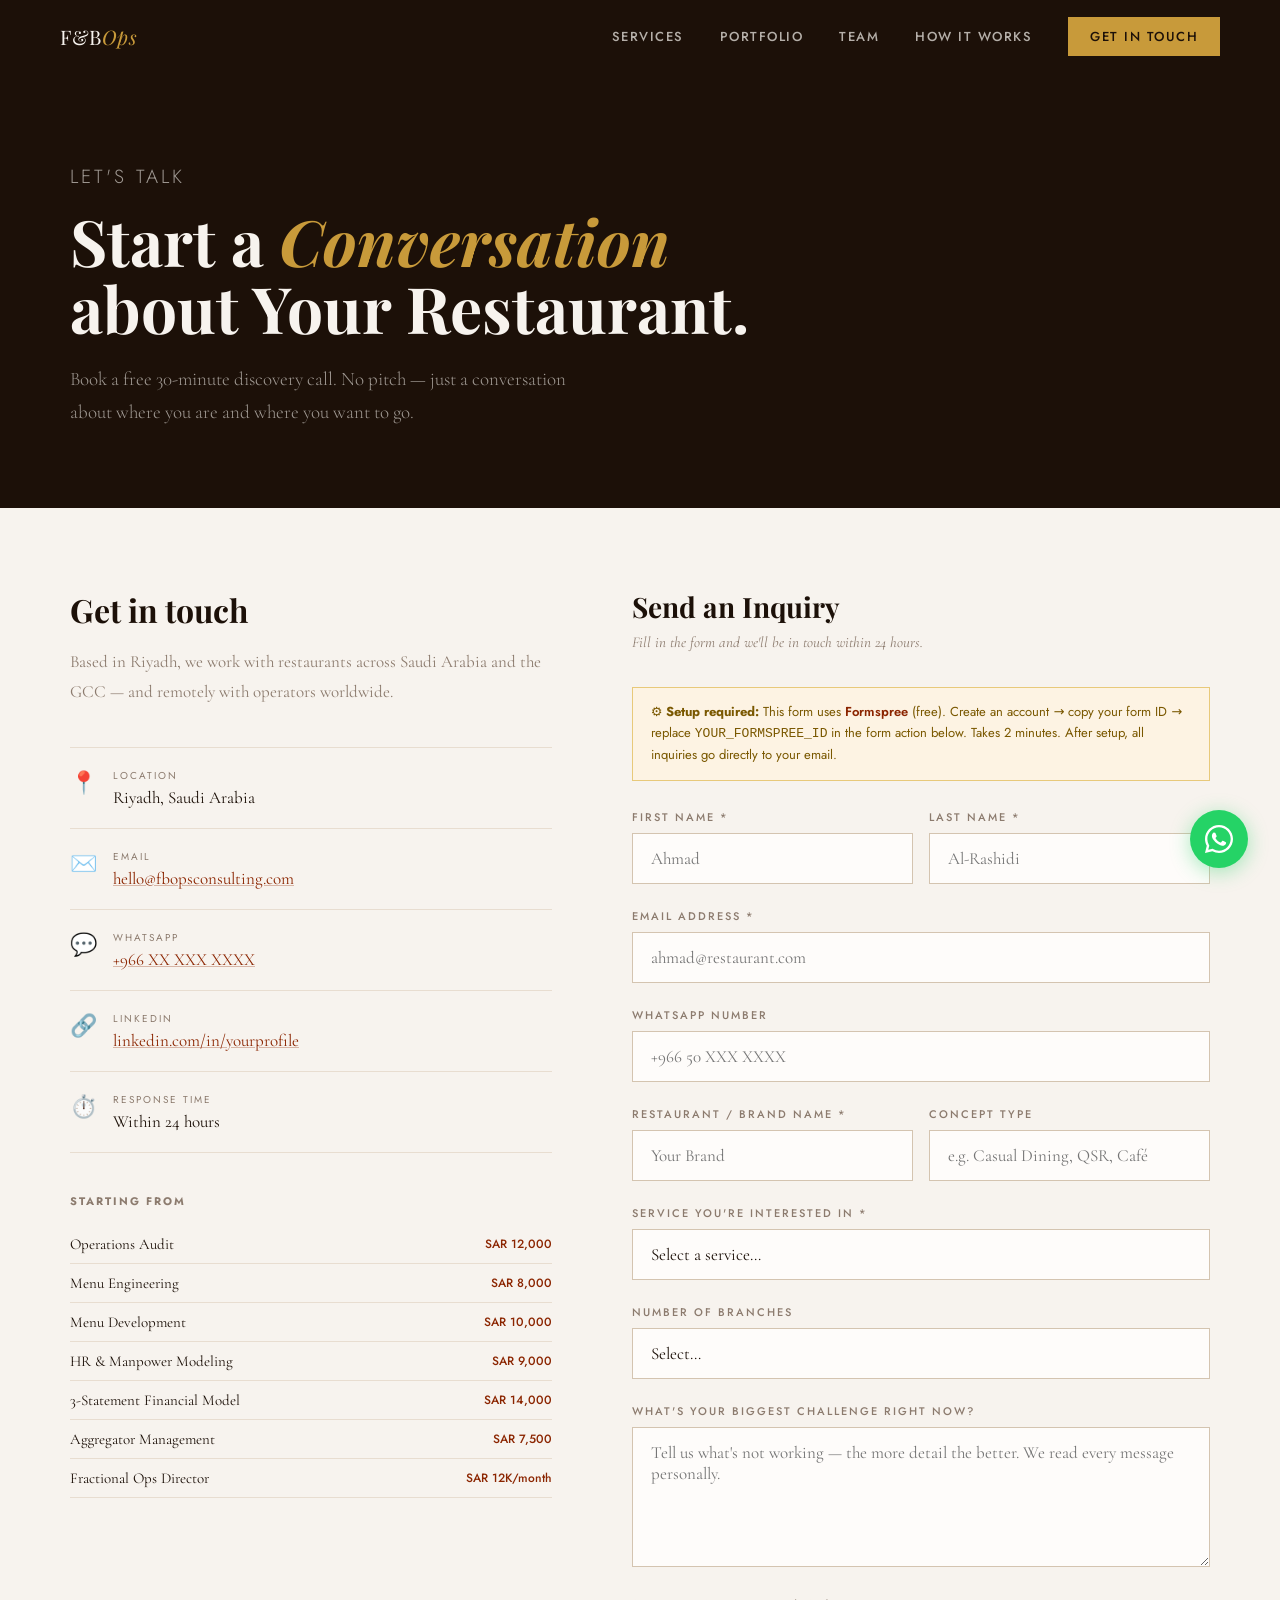
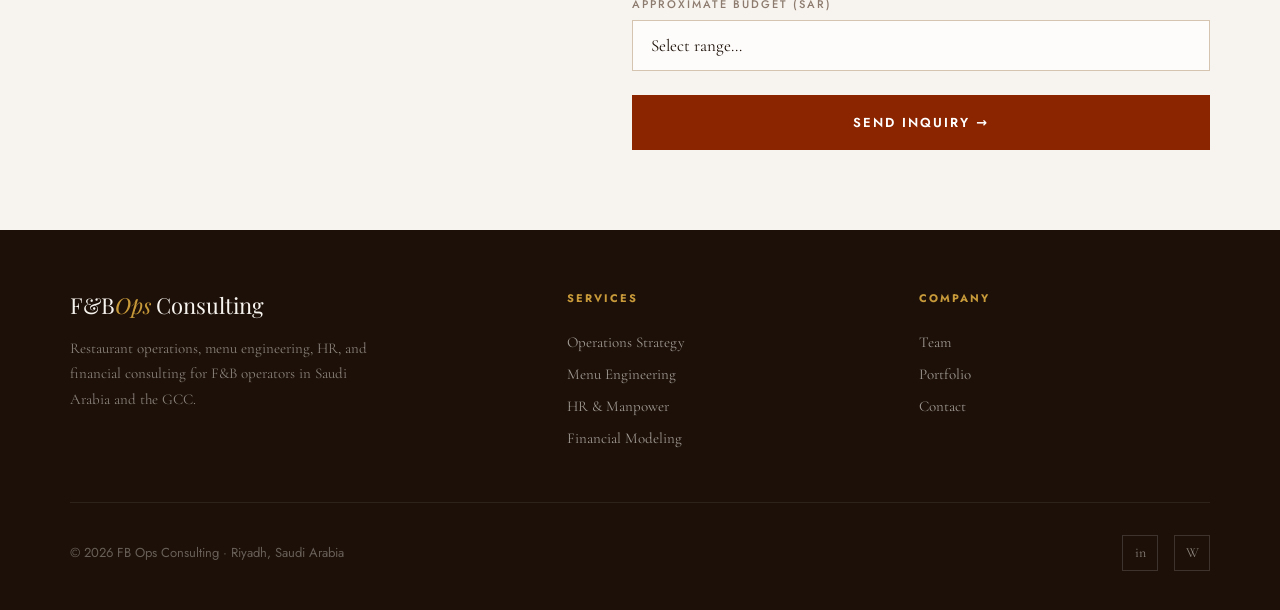
<file: contact.html>
<!DOCTYPE html>
<html lang="en">
<head>
  <meta charset="UTF-8">
  <meta name="viewport" content="width=device-width, initial-scale=1.0">
  <title>Contact — FB Ops Consulting</title>
  <meta name="description" content="Book a free discovery call or send an inquiry. F&B Operations Consulting based in Riyadh, Saudi Arabia.">
  <link rel="stylesheet" href="assets/css/style.css">
  <link rel="icon" href="data:image/svg+xml,<svg xmlns='http://www.w3.org/2000/svg' viewBox='0 0 100 100'><text y='.9em' font-size='90'>🍽️</text></svg>">
  <style>
    .contact-hero {
      background: var(--espresso);
      padding: 160px 70px 80px;
    }
    .contact-hero h1 {
      font-family: var(--ff-display);
      font-size: clamp(40px, 5vw, 64px);
      color: var(--cream);
      line-height: 1.05;
      margin-bottom: 20px;
    }
    .contact-hero h1 em { color:var(--gold); font-style:italic; }
    .contact-hero p {
      font-size: 19px;
      color: rgba(247,243,238,0.6);
      max-width: 500px;
      line-height: 1.75;
      font-weight: 300;
    }

    .contact-main { padding: 80px 70px; }
    .contact-grid { display:grid; grid-template-columns:1fr 1.2fr; gap:80px; align-items:start; }

    /* Left panel */
    .contact-panel h2 { font-family:var(--ff-display); font-size:32px; margin-bottom:16px; }
    .contact-panel > p { font-size:17px; color:var(--warm); line-height:1.75; margin-bottom:40px; }

    .cd-row { display:flex; gap:16px; align-items:flex-start; padding:20px 0; border-bottom:1px solid var(--sand); }
    .cd-row:first-of-type { border-top:1px solid var(--sand); }
    .cd-ico { font-size:22px; flex-shrink:0; margin-top:2px; }
    .cd-lbl { font-family:var(--ff-ui); font-size:10px; letter-spacing:2px; text-transform:uppercase; color:var(--warm); margin-bottom:4px; }
    .cd-val { font-size:17px; color:var(--espresso); }
    .cd-val a { color:var(--rust); text-decoration:underline; text-decoration-color:rgba(139,37,0,0.3); transition:color 0.2s; }
    .cd-val a:hover { color:var(--rust-lt); }

    .services-quick { margin-top:40px; }
    .services-quick h3 { font-family:var(--ff-ui); font-size:11px; letter-spacing:2px; text-transform:uppercase; color:var(--warm); margin-bottom:16px; }
    .svc-quick-list { display:flex; flex-direction:column; gap:0; }
    .svc-quick-item { padding:10px 0; border-bottom:1px solid var(--sand); display:flex; justify-content:space-between; align-items:center; font-size:15px; color:var(--espresso); }
    .svc-quick-item span { font-family:var(--ff-ui); font-size:12px; color:var(--rust); font-weight:500; }

    /* Form panel */
    .form-panel { }
    .form-panel h2 { font-family:var(--ff-display); font-size:28px; margin-bottom:8px; }
    .form-panel > .form-sub { font-size:15px; color:var(--warm); margin-bottom:36px; font-style:italic; }

    /* Formspree note */
    .formspree-note {
      background: #FDF3E3;
      border:1px solid #E8C97A;
      padding:14px 18px;
      margin-bottom:28px;
      font-family:var(--ff-ui);
      font-size:13px;
      color:#7A5800;
      line-height:1.6;
    }
    .formspree-note a { color:var(--rust); font-weight:600; }

    @media (max-width:900px) {
      .contact-hero { padding:120px 24px 60px; }
      .contact-main { padding:56px 24px; }
      .contact-grid { grid-template-columns:1fr; gap:48px; }
    }
  </style>
</head>
<body>

<!-- NAV -->
<nav class="site-nav scrolled">
  <a href="index.html" class="nav-logo">F&B<span>Ops</span></a>
  <div class="nav-links">
    <a href="index.html#services">Services</a>
    <a href="portfolio.html">Portfolio</a>
    <a href="index.html#team">Team</a>
    <a href="index.html#process">How It Works</a>
    <a href="contact.html" class="nav-cta active">Get in Touch</a>
  </div>
  <div class="nav-burger" id="burger">
    <span></span><span></span><span></span>
  </div>
</nav>
<div class="mobile-menu" id="mobile-menu">
  <span class="mobile-close" id="mobile-close" style="position:absolute;top:32px;right:32px;font-size:32px;color:white;cursor:pointer;">✕</span>
  <a href="index.html">Home</a>
  <a href="index.html#services">Services</a>
  <a href="portfolio.html">Portfolio</a>
  <a href="contact.html" style="color:#C89A3A;">Contact →</a>
</div>

<!-- HERO -->
<div class="contact-hero">
  <p class="eyebrow reveal">Let's Talk</p>
  <h1 class="reveal">Start a <em>Conversation</em><br>about Your Restaurant.</h1>
  <p class="reveal">Book a free 30-minute discovery call. No pitch — just a conversation about where you are and where you want to go.</p>
</div>

<!-- MAIN -->
<div class="contact-main">
  <div class="contact-grid">

    <!-- LEFT: Info -->
    <div class="contact-panel reveal">
      <h2>Get in touch</h2>
      <p>Based in Riyadh, we work with restaurants across Saudi Arabia and the GCC — and remotely with operators worldwide.</p>

      <div class="cd-row">
        <div class="cd-ico">📍</div>
        <div>
          <div class="cd-lbl">Location</div>
          <div class="cd-val">Riyadh, Saudi Arabia</div>
        </div>
      </div>
      <div class="cd-row">
        <div class="cd-ico">✉️</div>
        <div>
          <div class="cd-lbl">Email</div>
          <!-- Replace with your real email -->
          <div class="cd-val"><a href="mailto:hello@fbopsconsulting.com">hello@fbopsconsulting.com</a></div>
        </div>
      </div>
      <div class="cd-row">
        <div class="cd-ico">💬</div>
        <div>
          <div class="cd-lbl">WhatsApp</div>
          <!-- Replace with your real WhatsApp number -->
          <div class="cd-val"><a href="https://wa.me/966XXXXXXXXX" target="_blank">+966 XX XXX XXXX</a></div>
        </div>
      </div>
      <div class="cd-row">
        <div class="cd-ico">🔗</div>
        <div>
          <div class="cd-lbl">LinkedIn</div>
          <!-- Replace with your LinkedIn URL -->
          <div class="cd-val"><a href="https://linkedin.com/in/yourprofile" target="_blank">linkedin.com/in/yourprofile</a></div>
        </div>
      </div>
      <div class="cd-row">
        <div class="cd-ico">⏱️</div>
        <div>
          <div class="cd-lbl">Response Time</div>
          <div class="cd-val">Within 24 hours</div>
        </div>
      </div>

      <div class="services-quick">
        <h3>Starting from</h3>
        <div class="svc-quick-list">
          <div class="svc-quick-item">Operations Audit <span>SAR 12,000</span></div>
          <div class="svc-quick-item">Menu Engineering <span>SAR 8,000</span></div>
          <div class="svc-quick-item">Menu Development <span>SAR 10,000</span></div>
          <div class="svc-quick-item">HR &amp; Manpower Modeling <span>SAR 9,000</span></div>
          <div class="svc-quick-item">3-Statement Financial Model <span>SAR 14,000</span></div>
          <div class="svc-quick-item">Aggregator Management <span>SAR 7,500</span></div>
          <div class="svc-quick-item">Fractional Ops Director <span>SAR 12K/month</span></div>
        </div>
      </div>
    </div>

    <!-- RIGHT: Form -->
    <div class="form-panel reveal reveal-delay-2">
      <h2>Send an Inquiry</h2>
      <p class="form-sub">Fill in the form and we'll be in touch within 24 hours.</p>

      <!--
        ════════════════════════════════════════════
        FORMSPREE SETUP (takes 2 minutes):
        1. Go to https://formspree.io and create a free account
        2. Create a new form — it gives you a form endpoint like:
           https://formspree.io/f/abcdefgh
        3. Replace "YOUR_FORMSPREE_ID" below with that ID (just the ID, e.g. "abcdefgh")
        4. Done — all submissions go straight to your email
        ════════════════════════════════════════════
      -->
      <div class="formspree-note">
        ⚙️ <strong>Setup required:</strong> This form uses <a href="https://formspree.io" target="_blank">Formspree</a> (free).
        Create an account → copy your form ID → replace <code>YOUR_FORMSPREE_ID</code> in the form action below.
        Takes 2 minutes. After setup, all inquiries go directly to your email.
      </div>

      <form id="inquiry-form" action="https://formspree.io/f/YOUR_FORMSPREE_ID" method="POST">

        <div class="form-grid">
          <div class="form-group">
            <label for="fname">First Name *</label>
            <input type="text" id="fname" name="first_name" required placeholder="Ahmad">
          </div>
          <div class="form-group">
            <label for="lname">Last Name *</label>
            <input type="text" id="lname" name="last_name" required placeholder="Al-Rashidi">
          </div>
        </div>

        <div class="form-group">
          <label for="email">Email Address *</label>
          <input type="email" id="email" name="email" required placeholder="ahmad@restaurant.com">
        </div>

        <div class="form-group">
          <label for="whatsapp">WhatsApp Number</label>
          <input type="tel" id="whatsapp" name="whatsapp" placeholder="+966 50 XXX XXXX">
        </div>

        <div class="form-grid">
          <div class="form-group">
            <label for="brand">Restaurant / Brand Name *</label>
            <input type="text" id="brand" name="brand" required placeholder="Your Brand">
          </div>
          <div class="form-group">
            <label for="concept">Concept Type</label>
            <input type="text" id="concept" name="concept" placeholder="e.g. Casual Dining, QSR, Café">
          </div>
        </div>

        <div class="form-group">
          <label for="service">Service You're Interested In *</label>
          <select id="service" name="service" required>
            <option value="" disabled selected>Select a service…</option>
            <option>Restaurant Operations Strategy</option>
            <option>Menu Engineering</option>
            <option>Concept Menu Development (Cheese / Italian / Breads)</option>
            <option>HR Hiring &amp; Manpower Modeling</option>
            <option>3-Statement Financial Modeling</option>
            <option>Aggregator &amp; Platform Management</option>
            <option>Supplier Sourcing &amp; Procurement</option>
            <option>Financial Management Training for Managers</option>
            <option>Full Ops Transformation (Multiple Services)</option>
            <option>Fractional Ops Director (Monthly Retainer)</option>
            <option>Not Sure Yet — Let's Talk</option>
          </select>
        </div>

        <div class="form-group">
          <label for="branches">Number of Branches</label>
          <select id="branches" name="branches">
            <option value="" disabled selected>Select…</option>
            <option>1 branch (just getting started)</option>
            <option>2–3 branches</option>
            <option>4–10 branches</option>
            <option>10+ branches</option>
          </select>
        </div>

        <div class="form-group">
          <label for="challenge">What's Your Biggest Challenge Right Now?</label>
          <textarea id="challenge" name="challenge" placeholder="Tell us what's not working — the more detail the better. We read every message personally."></textarea>
        </div>

        <div class="form-group">
          <label for="budget">Approximate Budget (SAR)</label>
          <select id="budget" name="budget">
            <option value="" disabled selected>Select range…</option>
            <option>Below SAR 10,000</option>
            <option>SAR 10,000 – 25,000</option>
            <option>SAR 25,000 – 50,000</option>
            <option>Above SAR 50,000</option>
            <option>Open / Let's discuss</option>
          </select>
        </div>

        <!-- Honeypot spam field — leave blank -->
        <input type="text" name="_gotcha" style="display:none">
        <input type="hidden" name="_subject" value="New Inquiry — FB Ops Consulting Website">

        <button type="submit" class="form-submit">Send Inquiry →</button>
      </form>

      <div id="form-success" class="form-success">
        <div style="font-size:48px;margin-bottom:16px;">✅</div>
        <h3>Message received.</h3>
        <p>We'll be in touch within 24 hours. In the meantime, feel free to reach out on WhatsApp for a faster response.</p>
        <br>
        <a href="https://wa.me/966XXXXXXXXX" target="_blank" class="btn-primary" style="display:inline-block;margin-top:8px;">Open WhatsApp →</a>
      </div>
    </div>

  </div>
</div>

<!-- FOOTER -->
<footer class="site-footer">
  <div class="footer-top">
    <div class="footer-brand">
      <div class="footer-logo">F&B<span>Ops</span> Consulting</div>
      <p>Restaurant operations, menu engineering, HR, and financial consulting for F&amp;B operators in Saudi Arabia and the GCC.</p>
    </div>
    <div class="footer-col">
      <h4>Services</h4>
      <ul>
        <li><a href="index.html#services">Operations Strategy</a></li>
        <li><a href="index.html#services">Menu Engineering</a></li>
        <li><a href="index.html#services">HR &amp; Manpower</a></li>
        <li><a href="index.html#services">Financial Modeling</a></li>
      </ul>
    </div>
    <div class="footer-col">
      <h4>Company</h4>
      <ul>
        <li><a href="index.html#team">Team</a></li>
        <li><a href="portfolio.html">Portfolio</a></li>
        <li><a href="contact.html">Contact</a></li>
      </ul>
    </div>
  </div>
  <div class="footer-bottom">
    <p class="footer-copy">© 2026 FB Ops Consulting · Riyadh, Saudi Arabia</p>
    <div class="footer-socials">
      <a href="#" title="LinkedIn">in</a>
      <a href="#" title="WhatsApp">W</a>
    </div>
  </div>
</footer>

<!-- WhatsApp Float -->
<a class="whatsapp-btn" href="https://wa.me/966XXXXXXXXX" target="_blank" rel="noopener">
  <div class="whatsapp-tooltip">Chat on WhatsApp</div>
  <svg viewBox="0 0 32 32" xmlns="http://www.w3.org/2000/svg"><path d="M16 0C7.163 0 0 7.163 0 16c0 2.833.737 5.494 2.03 7.8L0 32l8.418-2.009A15.93 15.93 0 0016 32c8.837 0 16-7.163 16-16S24.837 0 16 0zm0 29.333a13.28 13.28 0 01-6.776-1.853l-.485-.29-5.004 1.194 1.23-4.878-.318-.502A13.28 13.28 0 012.667 16C2.667 8.636 8.636 2.667 16 2.667S29.333 8.636 29.333 16 23.364 29.333 16 29.333zm7.268-9.922c-.398-.199-2.358-1.163-2.724-1.295-.366-.133-.633-.199-.9.199-.266.398-1.031 1.295-1.264 1.562-.232.266-.465.299-.863.1-.398-.2-1.681-.619-3.203-1.974-1.183-1.055-1.982-2.359-2.214-2.757-.232-.398-.025-.614.175-.812.18-.179.398-.465.598-.697.199-.232.265-.398.398-.664.133-.266.066-.499-.033-.697-.1-.199-.9-2.166-1.232-2.963-.325-.78-.655-.674-.9-.686l-.763-.013c-.266 0-.697.1-1.063.499-.366.398-1.396 1.363-1.396 3.325s1.43 3.858 1.629 4.124c.2.265 2.815 4.295 6.823 6.026.954.412 1.697.658 2.278.842.957.304 1.828.261 2.516.158.767-.114 2.358-.964 2.69-1.896.333-.931.333-1.729.233-1.896-.1-.166-.366-.265-.765-.465z"/></svg>
</a>

<script src="assets/js/main.js"></script>
</body>
</html>
</file>
<file: assets/css/style.css>
/* ════════════════════════════════════════════
   FB OPS CONSULTING — SITE STYLESHEET
   ════════════════════════════════════════════ */

@import url('https://fonts.googleapis.com/css2?family=Cormorant+Garamond:ital,wght@0,300;0,400;0,600;1,300;1,400&family=Playfair+Display:ital,wght@0,700;0,900;1,400&family=Jost:wght@300;400;500;600&display=swap');

/* ── TOKENS ── */
:root {
  --espresso:  #1C1008;
  --rust:      #8B2500;
  --rust-lt:   #B84A1E;
  --gold:      #C89A3A;
  --gold-lt:   #E0B85A;
  --cream:     #F7F3EE;
  --sand:      #E8DDD0;
  --sand-dk:   #D4C4B0;
  --warm:      #8C7B6E;
  --white:     #FEFCFA;
  --ff-display:'Playfair Display', Georgia, serif;
  --ff-body:   'Cormorant Garamond', Georgia, serif;
  --ff-ui:     'Jost', system-ui, sans-serif;
  --ease:      cubic-bezier(0.16, 1, 0.3, 1);
}

/* ── RESET ── */
*, *::before, *::after { margin:0; padding:0; box-sizing:border-box; }
html { scroll-behavior:smooth; font-size:16px; }
body {
  font-family: var(--ff-body);
  background: var(--cream);
  color: var(--espresso);
  overflow-x: hidden;
  -webkit-font-smoothing: antialiased;
}
img { display:block; width:100%; height:100%; object-fit:cover; }
a { text-decoration:none; color:inherit; }
ul { list-style:none; }
button { cursor:pointer; font-family:var(--ff-ui); border:none; background:none; }

/* ── SCROLL REVEAL ── */
.reveal {
  opacity: 0;
  transform: translateY(32px);
  transition: opacity 0.8s var(--ease), transform 0.8s var(--ease);
}
.reveal.visible {
  opacity: 1;
  transform: translateY(0);
}
.reveal-delay-1 { transition-delay: 0.1s; }
.reveal-delay-2 { transition-delay: 0.2s; }
.reveal-delay-3 { transition-delay: 0.3s; }
.reveal-delay-4 { transition-delay: 0.4s; }
.reveal-delay-5 { transition-delay: 0.5s; }

/* ── NAV ── */
.site-nav {
  position: fixed;
  top: 0; left: 0; right: 0;
  z-index: 100;
  padding: 0 60px;
  height: 72px;
  display: flex;
  align-items: center;
  justify-content: space-between;
  transition: background 0.4s, box-shadow 0.4s;
}
.site-nav.scrolled {
  background: rgba(28, 16, 8, 0.97);
  backdrop-filter: blur(12px);
  box-shadow: 0 1px 0 rgba(200,154,58,0.2);
}
.nav-logo {
  font-family: var(--ff-display);
  font-size: 20px;
  color: var(--cream);
  letter-spacing: 0.5px;
}
.nav-logo span { color: var(--gold); font-style:italic; }
.nav-links { display:flex; gap:36px; align-items:center; }
.nav-links a {
  font-family: var(--ff-ui);
  font-size: 13px;
  font-weight: 500;
  letter-spacing: 1.5px;
  text-transform: uppercase;
  color: rgba(247,243,238,0.7);
  transition: color 0.2s;
}
.nav-links a:hover { color: var(--gold); }
.nav-links a.active { color: var(--gold); }
.nav-cta {
  font-family: var(--ff-ui);
  font-size: 12px;
  font-weight: 600;
  letter-spacing: 1.5px;
  text-transform: uppercase;
  color: var(--espresso) !important;
  background: var(--gold);
  padding: 10px 22px;
  transition: background 0.2s !important;
}
.nav-cta:hover { background: var(--gold-lt) !important; color: var(--espresso) !important; }
.nav-burger { display:none; flex-direction:column; gap:5px; cursor:pointer; }
.nav-burger span { display:block; width:24px; height:2px; background:var(--cream); transition:all 0.3s; }
.mobile-menu {
  display:none;
  position:fixed;
  inset:0;
  background:var(--espresso);
  z-index:99;
  flex-direction:column;
  align-items:center;
  justify-content:center;
  gap:36px;
}
.mobile-menu.open { display:flex; }
.mobile-menu a {
  font-family:var(--ff-display);
  font-size:32px;
  color:var(--cream);
  font-style:italic;
}
.mobile-menu a:hover { color:var(--gold); }

/* ── HERO ── */
.hero {
  min-height: 100vh;
  background: var(--espresso);
  display: grid;
  grid-template-columns: 1fr 1fr;
  position: relative;
  overflow: hidden;
}
.hero-left {
  padding: 140px 70px 80px;
  display: flex;
  flex-direction: column;
  justify-content: space-between;
  position: relative;
  z-index: 2;
}
.hero-right {
  background: var(--rust);
  position: relative;
  overflow: hidden;
}
.hero-right::before {
  content: '';
  position: absolute;
  inset: 0;
  background: repeating-linear-gradient(
    -45deg, transparent, transparent 40px,
    rgba(255,255,255,0.03) 40px,
    rgba(255,255,255,0.03) 41px
  );
}
.hero-right-content {
  position: relative;
  z-index: 2;
  height: 100%;
  display: flex;
  flex-direction: column;
  align-items: center;
  justify-content: center;
  padding: 60px 40px;
  gap: 16px;
}
.hero-right-big {
  font-family: var(--ff-display);
  font-size: 120px;
  font-weight: 900;
  color: rgba(255,255,255,0.07);
  line-height: 1;
  user-select: none;
}
.hero-pills { display:flex; flex-direction:column; gap:10px; margin-top:8px; }
.hero-pill {
  border: 1px solid rgba(255,255,255,0.25);
  color: rgba(255,255,255,0.8);
  padding: 9px 22px;
  font-family: var(--ff-ui);
  font-size: 12px;
  letter-spacing: 2px;
  text-transform: uppercase;
  text-align: center;
}
.hero-eyebrow {
  font-family: var(--ff-ui);
  font-size: 11px;
  letter-spacing: 3px;
  text-transform: uppercase;
  color: var(--gold);
  margin-bottom: 20px;
  display: inline-block;
  border-bottom: 1px solid var(--rust);
  padding-bottom: 8px;
}
.hero h1 {
  font-family: var(--ff-display);
  font-size: clamp(42px, 5vw, 66px);
  line-height: 1.04;
  color: var(--cream);
  margin-bottom: 28px;
}
.hero h1 em { font-style:italic; color:var(--gold); }
.hero-sub {
  font-size: 19px;
  color: rgba(247,243,238,0.65);
  line-height: 1.75;
  max-width: 420px;
  margin-bottom: 44px;
  font-weight: 300;
}
.hero-actions { display:flex; gap:16px; flex-wrap:wrap; }
.btn-primary {
  font-family: var(--ff-ui);
  font-size: 13px;
  font-weight: 600;
  letter-spacing: 1.5px;
  text-transform: uppercase;
  background: var(--gold);
  color: var(--espresso);
  padding: 16px 36px;
  transition: background 0.2s, transform 0.2s;
  display: inline-block;
}
.btn-primary:hover { background:var(--gold-lt); transform:translateY(-2px); }
.btn-ghost {
  font-family: var(--ff-ui);
  font-size: 13px;
  font-weight: 500;
  letter-spacing: 1.5px;
  text-transform: uppercase;
  border: 1px solid rgba(247,243,238,0.3);
  color: rgba(247,243,238,0.8);
  padding: 16px 36px;
  transition: border-color 0.2s, color 0.2s;
  display: inline-block;
}
.btn-ghost:hover { border-color:var(--gold); color:var(--gold); }
.hero-stats {
  display: flex;
  gap: 36px;
  border-top: 1px solid rgba(247,243,238,0.1);
  padding-top: 32px;
}
.hero-stat-num {
  font-family: var(--ff-display);
  font-size: 32px;
  font-weight: 700;
  color: var(--gold);
}
.hero-stat-lbl {
  font-family: var(--ff-ui);
  font-size: 11px;
  letter-spacing: 1.5px;
  text-transform: uppercase;
  color: rgba(247,243,238,0.45);
  margin-top: 2px;
}

/* ── SECTIONS ── */
.section { padding: 100px 70px; }
.section-alt { background: var(--white); }
.section-dark { background: var(--espresso); }
.eyebrow {
  font-family: var(--ff-ui);
  font-size: 11px;
  letter-spacing: 3px;
  text-transform: uppercase;
  color: var(--rust);
  margin-bottom: 14px;
  font-weight: 600;
}
.section-dark .eyebrow { color: var(--gold); }
.section-title {
  font-family: var(--ff-display);
  font-size: clamp(30px, 3.5vw, 46px);
  line-height: 1.12;
  color: var(--espresso);
  margin-bottom: 16px;
}
.section-dark .section-title { color: var(--cream); }
.section-sub {
  font-size: 19px;
  color: var(--warm);
  line-height: 1.75;
  max-width: 680px;
  margin-bottom: 60px;
  font-weight: 300;
}
.section-dark .section-sub { color: rgba(247,243,238,0.6); }

/* ── SERVICES GRID ── */
.services-grid {
  display: grid;
  grid-template-columns: repeat(2, 1fr);
  gap: 2px;
  background: var(--sand);
}
.svc-card {
  background: var(--white);
  padding: 44px 40px;
  position: relative;
  transition: transform 0.3s var(--ease), box-shadow 0.3s;
}
.svc-card::after {
  content: '';
  position: absolute;
  bottom: 0; left: 0;
  width: 0; height: 3px;
  background: var(--gold);
  transition: width 0.4s var(--ease);
}
.svc-card:hover { transform: translateY(-6px); box-shadow: 0 20px 60px rgba(28,16,8,0.1); }
.svc-card:hover::after { width: 100%; }
.svc-num {
  font-family: var(--ff-display);
  font-size: 56px;
  font-weight: 900;
  color: var(--sand);
  line-height: 1;
  margin-bottom: 20px;
}
.svc-badge {
  display: inline-block;
  padding: 5px 14px;
  font-family: var(--ff-ui);
  font-size: 10px;
  letter-spacing: 2px;
  text-transform: uppercase;
  font-weight: 600;
  margin-bottom: 16px;
}
.b-ops   { background:#EAF0F7; color:#1F3A8C; }
.b-menu  { background:#FDF3E3; color:#7A3800; }
.b-hr    { background:#EAF5F0; color:#0A5C3A; }
.b-fin   { background:#FEF0F0; color:#8B1A1A; }
.b-dig   { background:#F3EEF9; color:#4A2080; }
.b-sup   { background:#FFFBEA; color:#6B4800; }
.svc-card h3 {
  font-family: var(--ff-display);
  font-size: 24px;
  margin-bottom: 8px;
}
.svc-tagline {
  font-size: 15px;
  color: var(--warm);
  font-style: italic;
  margin-bottom: 20px;
  padding-bottom: 16px;
  border-bottom: 1px solid var(--sand);
}
.svc-list { display:flex; flex-direction:column; gap:0; }
.svc-list li {
  font-size: 15px;
  color: #4A4036;
  padding: 7px 0;
  border-bottom: 1px solid #F3EDE6;
  display: flex;
  gap: 12px;
  line-height: 1.5;
}
.svc-list li:last-child { border-bottom:none; }
.svc-list li::before { content:'—'; color:var(--rust); flex-shrink:0; }
.svc-footer {
  margin-top: 24px;
  padding-top: 20px;
  border-top: 1px solid var(--sand);
  display: flex;
  justify-content: space-between;
  align-items: center;
}
.svc-price { font-family:var(--ff-ui); font-size:14px; font-weight:600; color:var(--rust); }
.svc-time  { font-family:var(--ff-ui); font-size:12px; color:var(--warm); }

/* ── PORTFOLIO GALLERY ── */
.gallery-filters {
  display: flex;
  gap: 8px;
  flex-wrap: wrap;
  margin-bottom: 40px;
}
.filter-btn {
  font-family: var(--ff-ui);
  font-size: 12px;
  letter-spacing: 1.5px;
  text-transform: uppercase;
  font-weight: 500;
  padding: 9px 20px;
  border: 1px solid var(--sand-dk);
  color: var(--warm);
  background: transparent;
  transition: all 0.2s;
}
.filter-btn:hover, .filter-btn.active {
  background: var(--espresso);
  color: var(--gold);
  border-color: var(--espresso);
}
.gallery-grid {
  display: grid;
  grid-template-columns: repeat(3, 1fr);
  gap: 16px;
}
.gallery-item {
  position: relative;
  aspect-ratio: 4/3;
  overflow: hidden;
  cursor: pointer;
  background: var(--sand);
}
.gallery-item.hidden { display:none; }
.gallery-item img {
  width: 100%; height: 100%;
  object-fit: cover;
  transition: transform 0.6s var(--ease);
}
.gallery-placeholder {
  width:100%; height:100%;
  display:flex;
  flex-direction:column;
  align-items:center;
  justify-content:center;
  gap:12px;
  background:var(--espresso);
  color:rgba(247,243,238,0.3);
}
.gallery-placeholder .gp-icon { font-size:32px; opacity:0.4; }
.gallery-placeholder .gp-label {
  font-family:var(--ff-ui);
  font-size:11px;
  letter-spacing:2px;
  text-transform:uppercase;
}
.gallery-overlay {
  position: absolute;
  inset: 0;
  background: linear-gradient(to top, rgba(28,16,8,0.9) 0%, transparent 60%);
  opacity: 0;
  transition: opacity 0.4s;
  display: flex;
  flex-direction: column;
  justify-content: flex-end;
  padding: 24px;
}
.gallery-item:hover img { transform: scale(1.06); }
.gallery-item:hover .gallery-overlay { opacity: 1; }
.gallery-overlay h4 {
  font-family: var(--ff-display);
  font-size: 18px;
  color: var(--cream);
  margin-bottom: 4px;
}
.gallery-overlay p {
  font-family: var(--ff-ui);
  font-size: 11px;
  letter-spacing: 1.5px;
  text-transform: uppercase;
  color: var(--gold);
}
.gallery-add {
  border: 2px dashed var(--sand-dk);
  aspect-ratio: 4/3;
  display: flex;
  flex-direction: column;
  align-items: center;
  justify-content: center;
  gap: 12px;
  cursor: pointer;
  transition: border-color 0.2s;
  background: transparent;
  width: 100%;
}
.gallery-add:hover { border-color: var(--gold); }
.gallery-add .plus { font-size:36px; color:var(--sand-dk); transition:color 0.2s; }
.gallery-add:hover .plus { color:var(--gold); }
.gallery-add span {
  font-family: var(--ff-ui);
  font-size: 11px;
  letter-spacing: 2px;
  text-transform: uppercase;
  color: var(--warm);
}

/* Lightbox */
.lightbox {
  display: none;
  position: fixed;
  inset: 0;
  background: rgba(28,16,8,0.96);
  z-index: 200;
  align-items: center;
  justify-content: center;
}
.lightbox.open { display:flex; }
.lightbox-inner {
  max-width: 900px;
  width: 90vw;
  position: relative;
}
.lightbox-img { width:100%; max-height:80vh; object-fit:contain; }
.lightbox-close {
  position: absolute;
  top: -48px; right: 0;
  color: var(--cream);
  font-size: 32px;
  cursor: pointer;
  font-family: var(--ff-ui);
  line-height: 1;
  opacity: 0.7;
  transition: opacity 0.2s;
}
.lightbox-close:hover { opacity:1; }
.lightbox-caption {
  padding: 20px 0 0;
  font-family: var(--ff-display);
  font-size: 20px;
  color: var(--cream);
  font-style: italic;
  text-align: center;
}
.lightbox-nav {
  position: absolute;
  top: 50%;
  transform: translateY(-50%);
  background: rgba(28,16,8,0.6);
  color: var(--cream);
  font-size: 24px;
  width: 48px; height: 48px;
  display: flex; align-items:center; justify-content:center;
  cursor: pointer;
  transition: background 0.2s;
  border:none;
}
.lightbox-nav:hover { background:var(--rust); }
.lightbox-prev { left:-60px; }
.lightbox-next { right:-60px; }

/* ── TEAM ── */
.team-grid { display:grid; grid-template-columns:repeat(3,1fr); gap:24px; }
.team-card {
  background: var(--white);
  border: 1px solid var(--sand);
  overflow: hidden;
  transition: transform 0.3s var(--ease), box-shadow 0.3s;
}
.team-card:hover { transform:translateY(-6px); box-shadow:0 20px 60px rgba(28,16,8,0.12); }
.team-card.featured { border:2px solid var(--gold); }
.team-photo {
  aspect-ratio: 1 / 1;
  background: var(--espresso);
  position: relative;
  overflow: hidden;
}
.team-photo img { width:100%; height:100%; object-fit:cover; }
.team-photo-placeholder {
  width:100%; height:100%;
  display:flex; flex-direction:column;
  align-items:center; justify-content:center;
  gap:8px;
}
.team-initials {
  font-family: var(--ff-display);
  font-size: 56px;
  font-weight: 700;
  color: var(--gold);
  opacity: 0.35;
}
.team-photo-hint {
  font-family: var(--ff-ui);
  font-size: 11px;
  letter-spacing: 2px;
  text-transform: uppercase;
  color: rgba(247,243,238,0.3);
}
.team-info { padding:28px 28px 32px; }
.team-role {
  display: inline-block;
  font-family: var(--ff-ui);
  font-size: 10px;
  letter-spacing: 2px;
  text-transform: uppercase;
  font-weight: 600;
  padding: 4px 12px;
  background: var(--rust);
  color: white;
  margin-bottom: 14px;
}
.team-card.featured .team-role { background:var(--gold); color:var(--espresso); }
.team-name {
  font-family: var(--ff-display);
  font-size: 23px;
  color: var(--espresso);
  margin-bottom: 4px;
}
.team-title {
  font-family: var(--ff-ui);
  font-size: 13px;
  font-weight: 500;
  color: var(--rust);
  margin-bottom: 16px;
}
.team-card.featured .team-title { color:var(--gold-lt); }
.team-bio { font-size:15px; color:var(--warm); line-height:1.7; margin-bottom:18px; }
.team-tags { display:flex; flex-wrap:wrap; gap:6px; }
.ttag {
  background: var(--cream);
  color: var(--warm);
  padding: 4px 11px;
  font-family: var(--ff-ui);
  font-size: 11px;
  border: 1px solid var(--sand);
}

/* ── MARKETS ── */
.markets-grid { display:grid; grid-template-columns:repeat(3,1fr); gap:20px; }
.market-card { padding:36px 28px; }
.m-sa { background:linear-gradient(135deg,#006C35,#004D26); color:white; }
.m-ph { background:linear-gradient(135deg,#0038A8,#CE1126); color:white; }
.m-np { background:linear-gradient(135deg,#003893,#DC143C); color:white; }
.market-flag { font-size:42px; margin-bottom:16px; }
.market-card h3 { font-family:var(--ff-ui); font-size:20px; font-weight:600; margin-bottom:4px; }
.market-focus { font-family:var(--ff-ui); font-size:11px; opacity:0.65; letter-spacing:1.5px; text-transform:uppercase; margin-bottom:18px; }
.market-list li { font-size:14px; opacity:0.88; padding:6px 0; border-bottom:1px solid rgba(255,255,255,0.15); display:flex; gap:10px; line-height:1.4; }
.market-list li:last-child { border-bottom:none; }
.market-list li::before { content:'↗'; opacity:0.6; flex-shrink:0; }

/* ── PROCESS ── */
.process-track { display:flex; position:relative; }
.process-track::before {
  content:'';
  position:absolute;
  top:32px; left:32px; right:32px;
  height:1px;
  background:var(--sand-dk);
}
.p-step { flex:1; text-align:center; position:relative; padding:0 16px; }
.p-dot {
  width:64px; height:64px;
  border-radius:50%;
  background:var(--espresso);
  color:var(--gold);
  font-family:var(--ff-display);
  font-size:22px; font-weight:700;
  display:flex; align-items:center; justify-content:center;
  margin:0 auto 20px;
  border:4px solid var(--cream);
  position:relative; z-index:1;
}
.p-step h4 { font-family:var(--ff-display); font-size:17px; margin-bottom:8px; }
.p-step p { font-family:var(--ff-ui); font-size:13px; color:var(--warm); line-height:1.55; }

/* ── PRICING ── */
.pricing-grid { display:grid; grid-template-columns:repeat(3,1fr); gap:2px; background:var(--sand); }
.plan { background:var(--white); padding:44px 36px; }
.plan.featured { background:var(--espresso); }
.plan-label { font-family:var(--ff-ui); font-size:10px; letter-spacing:2px; text-transform:uppercase; color:var(--warm); margin-bottom:12px; }
.plan.featured .plan-label { color:var(--gold); }
.plan h3 { font-family:var(--ff-display); font-size:26px; margin-bottom:20px; }
.plan.featured h3 { color:var(--cream); }
.plan-price { display:flex; align-items:baseline; gap:6px; margin-bottom:24px; padding-bottom:24px; border-bottom:1px solid var(--sand); }
.plan.featured .plan-price { border-bottom-color:rgba(255,255,255,0.1); }
.price-num { font-family:var(--ff-display); font-size:42px; font-weight:700; color:var(--rust); }
.plan.featured .price-num { color:var(--gold); }
.price-unit { font-family:var(--ff-ui); font-size:15px; color:var(--warm); }
.plan.featured .price-unit { color:rgba(247,243,238,0.5); }
.plan-list { margin-bottom:36px; }
.plan-list li { font-size:15px; color:#4A4036; padding:9px 0; border-bottom:1px solid #F3EDE6; display:flex; gap:10px; }
.plan.featured .plan-list li { color:rgba(247,243,238,0.82); border-bottom-color:rgba(255,255,255,0.08); }
.plan-list li:last-child { border-bottom:none; }
.plan-list li::before { content:'✓'; color:var(--rust); font-weight:700; flex-shrink:0; }
.plan.featured .plan-list li::before { color:var(--gold); }
.plan-btn {
  display:block; width:100%; padding:15px;
  text-align:center;
  font-family:var(--ff-ui); font-size:13px; font-weight:600; letter-spacing:1px; text-transform:uppercase;
  border:2px solid var(--espresso);
  color:var(--espresso);
  background:transparent;
  transition:all 0.2s;
}
.plan-btn:hover { background:var(--espresso); color:var(--cream); }
.plan.featured .plan-btn { border-color:var(--gold); background:var(--gold); color:var(--espresso); }
.plan.featured .plan-btn:hover { background:var(--gold-lt); }

/* ── CONTACT FORM ── */
.contact-wrap { display:grid; grid-template-columns:1fr 1fr; gap:80px; align-items:start; }
.contact-info { }
.contact-detail { display:flex; flex-direction:column; gap:20px; margin-top:40px; }
.cd-item { display:flex; gap:16px; align-items:flex-start; }
.cd-icon { font-size:20px; flex-shrink:0; margin-top:2px; }
.cd-label { font-family:var(--ff-ui); font-size:11px; letter-spacing:1.5px; text-transform:uppercase; color:var(--warm); margin-bottom:4px; }
.cd-value { font-size:17px; color:var(--espresso); }
.form-group { margin-bottom:24px; }
.form-group label {
  display:block;
  font-family:var(--ff-ui);
  font-size:11px;
  letter-spacing:2px;
  text-transform:uppercase;
  font-weight:500;
  color:var(--warm);
  margin-bottom:8px;
}
.form-group input,
.form-group select,
.form-group textarea {
  width:100%;
  padding:14px 18px;
  font-family:var(--ff-body);
  font-size:17px;
  background:var(--white);
  border:1px solid var(--sand-dk);
  color:var(--espresso);
  outline:none;
  transition:border-color 0.2s;
  appearance:none;
}
.form-group input:focus,
.form-group select:focus,
.form-group textarea:focus { border-color:var(--gold); }
.form-group textarea { min-height:140px; resize:vertical; }
.form-grid { display:grid; grid-template-columns:1fr 1fr; gap:16px; }
.form-submit {
  width:100%;
  padding:18px;
  font-family:var(--ff-ui);
  font-size:13px;
  font-weight:600;
  letter-spacing:2px;
  text-transform:uppercase;
  background:var(--rust);
  color:white;
  border:none;
  cursor:pointer;
  transition:background 0.2s, transform 0.2s;
}
.form-submit:hover { background:var(--rust-lt); transform:translateY(-2px); }
.form-success {
  display:none;
  text-align:center;
  padding:48px 32px;
  border:1px solid var(--sand);
}
.form-success h3 { font-family:var(--ff-display); font-size:28px; margin-bottom:12px; }
.form-success p { color:var(--warm); font-size:16px; }

/* ── FOOTER ── */
.site-footer {
  background:var(--espresso);
  color:var(--cream);
  padding:60px 70px 40px;
}
.footer-top {
  display:grid;
  grid-template-columns:1.5fr 1fr 1fr;
  gap:60px;
  padding-bottom:48px;
  border-bottom:1px solid rgba(255,255,255,0.08);
}
.footer-brand { }
.footer-logo {
  font-family:var(--ff-display);
  font-size:22px;
  color:var(--cream);
  margin-bottom:16px;
}
.footer-logo span { color:var(--gold); font-style:italic; }
.footer-brand p { font-size:15px; color:rgba(247,243,238,0.5); line-height:1.7; max-width:300px; }
.footer-col h4 { font-family:var(--ff-ui); font-size:11px; letter-spacing:2px; text-transform:uppercase; color:var(--gold); margin-bottom:20px; }
.footer-col ul li { padding:6px 0; }
.footer-col ul li a { font-size:15px; color:rgba(247,243,238,0.6); transition:color 0.2s; }
.footer-col ul li a:hover { color:var(--gold); }
.footer-bottom {
  display:flex;
  justify-content:space-between;
  align-items:center;
  padding-top:32px;
}
.footer-copy { font-family:var(--ff-ui); font-size:13px; color:rgba(247,243,238,0.35); }
.footer-socials { display:flex; gap:16px; }
.footer-socials a {
  width:36px; height:36px;
  border:1px solid rgba(255,255,255,0.15);
  display:flex; align-items:center; justify-content:center;
  font-size:14px;
  color:rgba(247,243,238,0.5);
  transition:all 0.2s;
}
.footer-socials a:hover { border-color:var(--gold); color:var(--gold); }

/* ── WHATSAPP FLOAT ── */
.whatsapp-btn {
  position:fixed;
  bottom:32px; right:32px;
  width:58px; height:58px;
  background:#25D366;
  border-radius:50%;
  display:flex; align-items:center; justify-content:center;
  box-shadow:0 4px 20px rgba(37,211,102,0.4);
  z-index:150;
  transition:transform 0.3s var(--ease), box-shadow 0.3s;
}
.whatsapp-btn:hover { transform:scale(1.1) translateY(-3px); box-shadow:0 8px 32px rgba(37,211,102,0.5); }
.whatsapp-btn svg { width:28px; height:28px; fill:white; }
.whatsapp-tooltip {
  position:absolute;
  right:68px;
  background:var(--espresso);
  color:var(--cream);
  padding:8px 14px;
  font-family:var(--ff-ui);
  font-size:12px;
  white-space:nowrap;
  opacity:0;
  pointer-events:none;
  transition:opacity 0.2s;
}
.whatsapp-btn:hover .whatsapp-tooltip { opacity:1; }

/* ── RESPONSIVE ── */
@media (max-width:1024px) {
  .hero { grid-template-columns:1fr; }
  .hero-right { display:none; }
  .hero-left { padding:120px 40px 60px; }
  .section { padding:72px 40px; }
  .services-grid,.pricing-grid { grid-template-columns:1fr; }
  .team-grid,.markets-grid { grid-template-columns:1fr; }
  .contact-wrap { grid-template-columns:1fr; gap:48px; }
  .footer-top { grid-template-columns:1fr 1fr; gap:40px; }
  .gallery-grid { grid-template-columns:repeat(2,1fr); }
}
@media (max-width:640px) {
  .site-nav { padding:0 24px; }
  .nav-links { display:none; }
  .nav-burger { display:flex; }
  .section { padding:56px 24px; }
  .process-track { flex-direction:column; gap:32px; }
  .process-track::before { display:none; }
  .gallery-grid { grid-template-columns:1fr; }
  .footer-top { grid-template-columns:1fr; }
  .form-grid { grid-template-columns:1fr; }
  .hero-stats { flex-direction:column; gap:16px; }
  .site-footer { padding:48px 24px 32px; }
}
</file>
